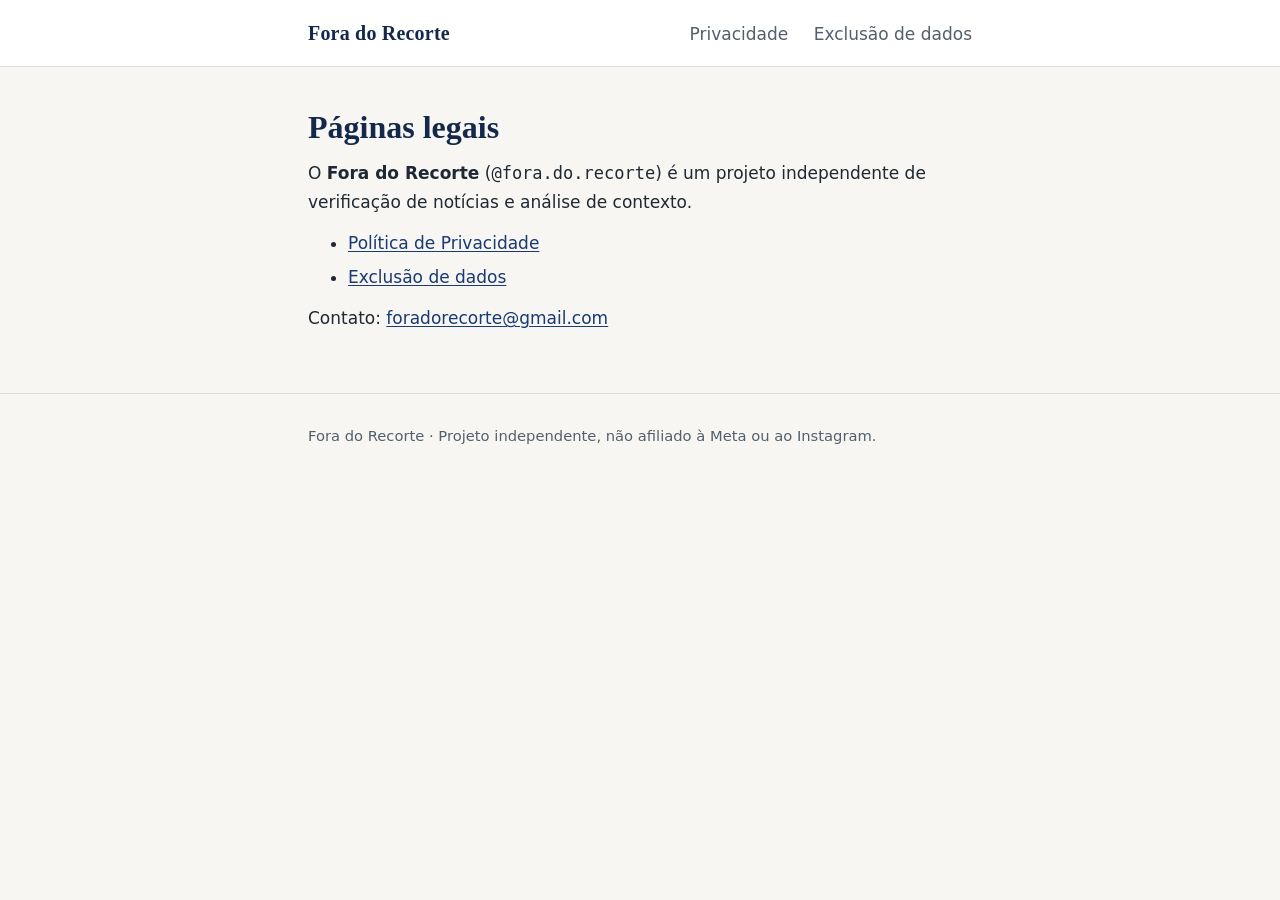
<file: index.html>
<!doctype html>
<html lang="pt-BR">
<head>
  <meta charset="utf-8">
  <meta name="viewport" content="width=device-width, initial-scale=1">
  <title>Fora do Recorte — Páginas legais</title>
  <meta name="description" content="Política de Privacidade e instruções de exclusão de dados do projeto Fora do Recorte.">
  <link rel="stylesheet" href="assets/style.css">
</head>
<body>
  <a class="skip" href="#conteudo">Ir para o conteúdo</a>
  <header class="site">
    <div class="wrap">
      <a class="brand" href="./">Fora do Recorte</a>
      <nav aria-label="Páginas legais">
        <a href="privacidade/">Privacidade</a>
        <a href="exclusao-de-dados/">Exclusão de dados</a>
      </nav>
    </div>
  </header>

  <main id="conteudo">
    <div class="wrap">
      <h1>Páginas legais</h1>
      <p>O <strong>Fora do Recorte</strong> (<code>@fora.do.recorte</code>) é um projeto independente de verificação de notícias e análise de contexto.</p>
      <ul>
        <li><a href="privacidade/">Política de Privacidade</a></li>
        <li><a href="exclusao-de-dados/">Exclusão de dados</a></li>
      </ul>
      <p>Contato: <a href="mailto:foradorecorte@gmail.com">foradorecorte@gmail.com</a></p>
    </div>
  </main>

  <footer class="site">
    <div class="wrap">
      <p>Fora do Recorte · Projeto independente, não afiliado à Meta ou ao Instagram.</p>
    </div>
  </footer>
</body>
</html>
</file>
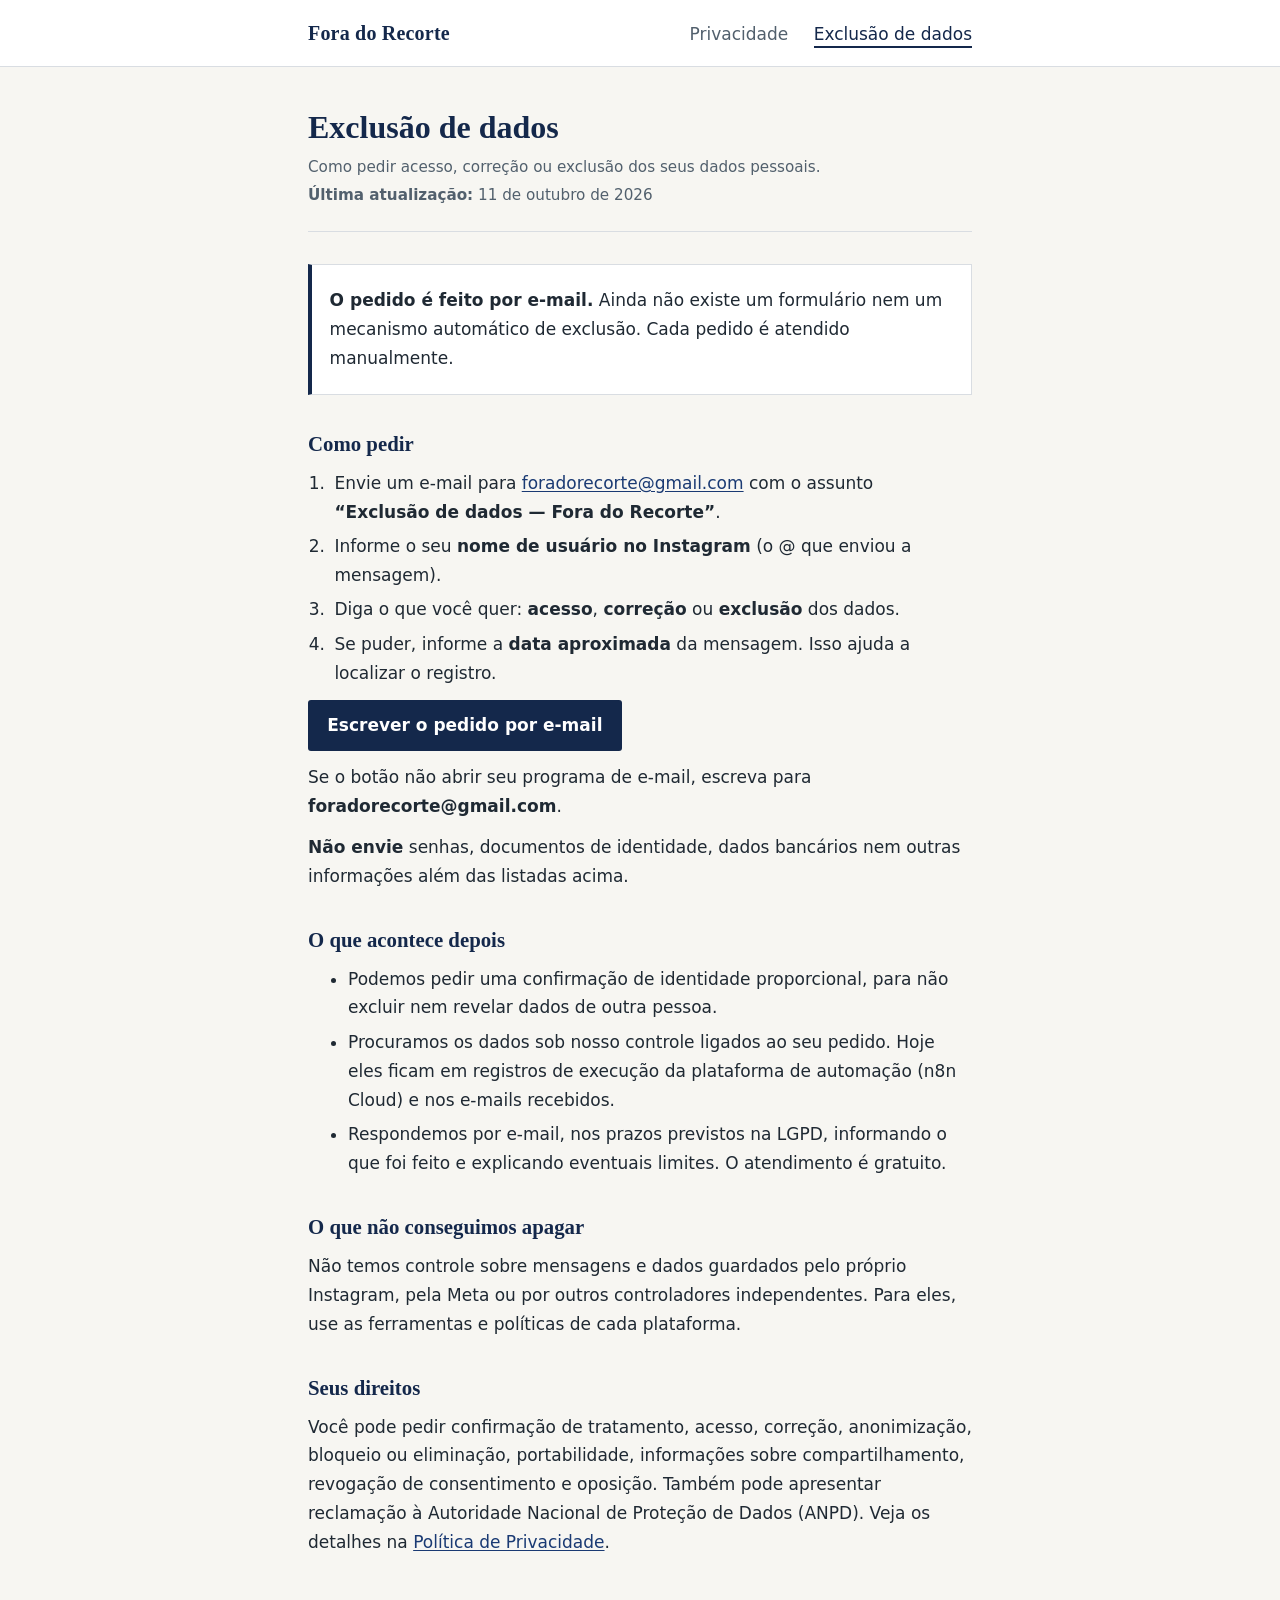
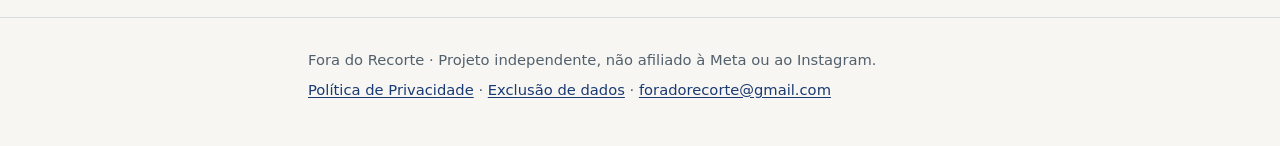
<file: exclusao-de-dados/index.html>
<!doctype html>
<html lang="pt-BR">
<head>
  <meta charset="utf-8">
  <meta name="viewport" content="width=device-width, initial-scale=1">
  <title>Exclusão de dados — Fora do Recorte</title>
  <meta name="description" content="Como solicitar acesso, correção ou exclusão dos seus dados pessoais tratados pelo projeto Fora do Recorte.">
  <link rel="stylesheet" href="../assets/style.css">
</head>
<body>
  <a class="skip" href="#conteudo">Ir para o conteúdo</a>
  <header class="site">
    <div class="wrap">
      <a class="brand" href="../">Fora do Recorte</a>
      <nav aria-label="Páginas legais">
        <a href="../privacidade/">Privacidade</a>
        <a href="./" aria-current="page">Exclusão de dados</a>
      </nav>
    </div>
  </header>

  <main id="conteudo">
    <div class="wrap">
      <article>
        <h1>Exclusão de dados</h1>
        <div class="meta">
          <p>Como pedir acesso, correção ou exclusão dos seus dados pessoais.</p>
          <p><strong>Última atualização:</strong> 11 de outubro de 2026</p>
        </div>

        <div class="notice">
          <p><strong>O pedido é feito por e-mail.</strong> Ainda não existe um formulário nem um mecanismo automático de exclusão. Cada pedido é atendido manualmente.</p>
        </div>

        <h2>Como pedir</h2>
        <ol class="steps">
          <li>Envie um e-mail para <a href="mailto:foradorecorte@gmail.com?subject=Exclus%C3%A3o%20de%20dados%20%E2%80%94%20Fora%20do%20Recorte&amp;body=Nome%20de%20usu%C3%A1rio%20no%20Instagram%3A%20%40%0A%0APedido%20(acesso%2C%20corre%C3%A7%C3%A3o%20ou%20exclus%C3%A3o)%3A%0A%0AData%20aproximada%20da%20mensagem%3A%0A">foradorecorte@gmail.com</a> com o assunto <strong>“Exclusão de dados — Fora do Recorte”</strong>.</li>
          <li>Informe o seu <strong>nome de usuário no Instagram</strong> (o @ que enviou a mensagem).</li>
          <li>Diga o que você quer: <strong>acesso</strong>, <strong>correção</strong> ou <strong>exclusão</strong> dos dados.</li>
          <li>Se puder, informe a <strong>data aproximada</strong> da mensagem. Isso ajuda a localizar o registro.</li>
        </ol>
        <p><a class="button" href="mailto:foradorecorte@gmail.com?subject=Exclus%C3%A3o%20de%20dados%20%E2%80%94%20Fora%20do%20Recorte&amp;body=Nome%20de%20usu%C3%A1rio%20no%20Instagram%3A%20%40%0A%0APedido%20(acesso%2C%20corre%C3%A7%C3%A3o%20ou%20exclus%C3%A3o)%3A%0A%0AData%20aproximada%20da%20mensagem%3A%0A">Escrever o pedido por e-mail</a></p>
        <p>Se o botão não abrir seu programa de e-mail, escreva para <strong>foradorecorte@gmail.com</strong>.</p>
        <p><strong>Não envie</strong> senhas, documentos de identidade, dados bancários nem outras informações além das listadas acima.</p>

        <h2>O que acontece depois</h2>
        <ul>
          <li>Podemos pedir uma confirmação de identidade proporcional, para não excluir nem revelar dados de outra pessoa.</li>
          <li>Procuramos os dados sob nosso controle ligados ao seu pedido. Hoje eles ficam em registros de execução da plataforma de automação (n8n Cloud) e nos e-mails recebidos.</li>
          <li>Respondemos por e-mail, nos prazos previstos na LGPD, informando o que foi feito e explicando eventuais limites. O atendimento é gratuito.</li>
        </ul>

        <h2>O que não conseguimos apagar</h2>
        <p>Não temos controle sobre mensagens e dados guardados pelo próprio Instagram, pela Meta ou por outros controladores independentes. Para eles, use as ferramentas e políticas de cada plataforma.</p>

        <h2>Seus direitos</h2>
        <p>Você pode pedir confirmação de tratamento, acesso, correção, anonimização, bloqueio ou eliminação, portabilidade, informações sobre compartilhamento, revogação de consentimento e oposição. Também pode apresentar reclamação à Autoridade Nacional de Proteção de Dados (ANPD). Veja os detalhes na <a href="../privacidade/#direitos">Política de Privacidade</a>.</p>
      </article>
    </div>
  </main>

  <footer class="site">
    <div class="wrap">
      <p>Fora do Recorte · Projeto independente, não afiliado à Meta ou ao Instagram.</p>
      <p><a href="../privacidade/">Política de Privacidade</a> · <a href="./">Exclusão de dados</a> · <a href="mailto:foradorecorte@gmail.com">foradorecorte@gmail.com</a></p>
    </div>
  </footer>
</body>
</html>
</file>
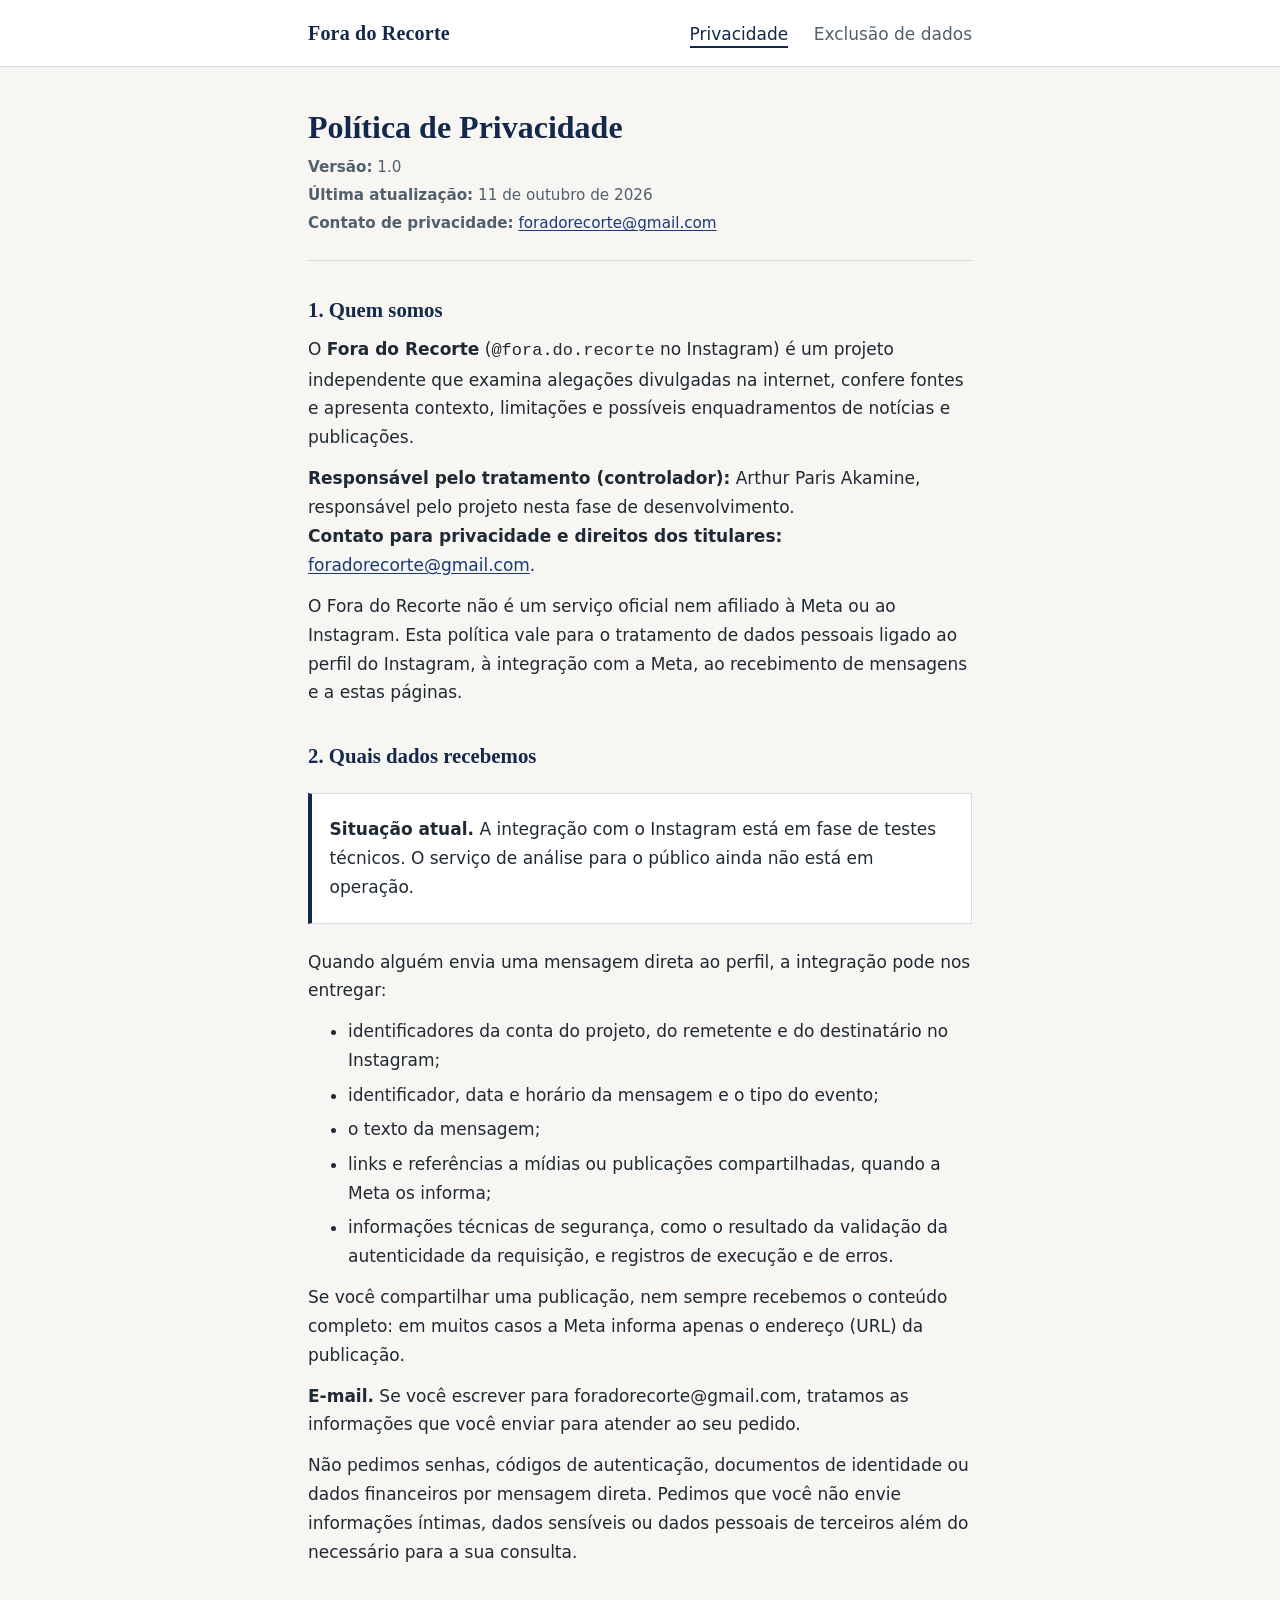
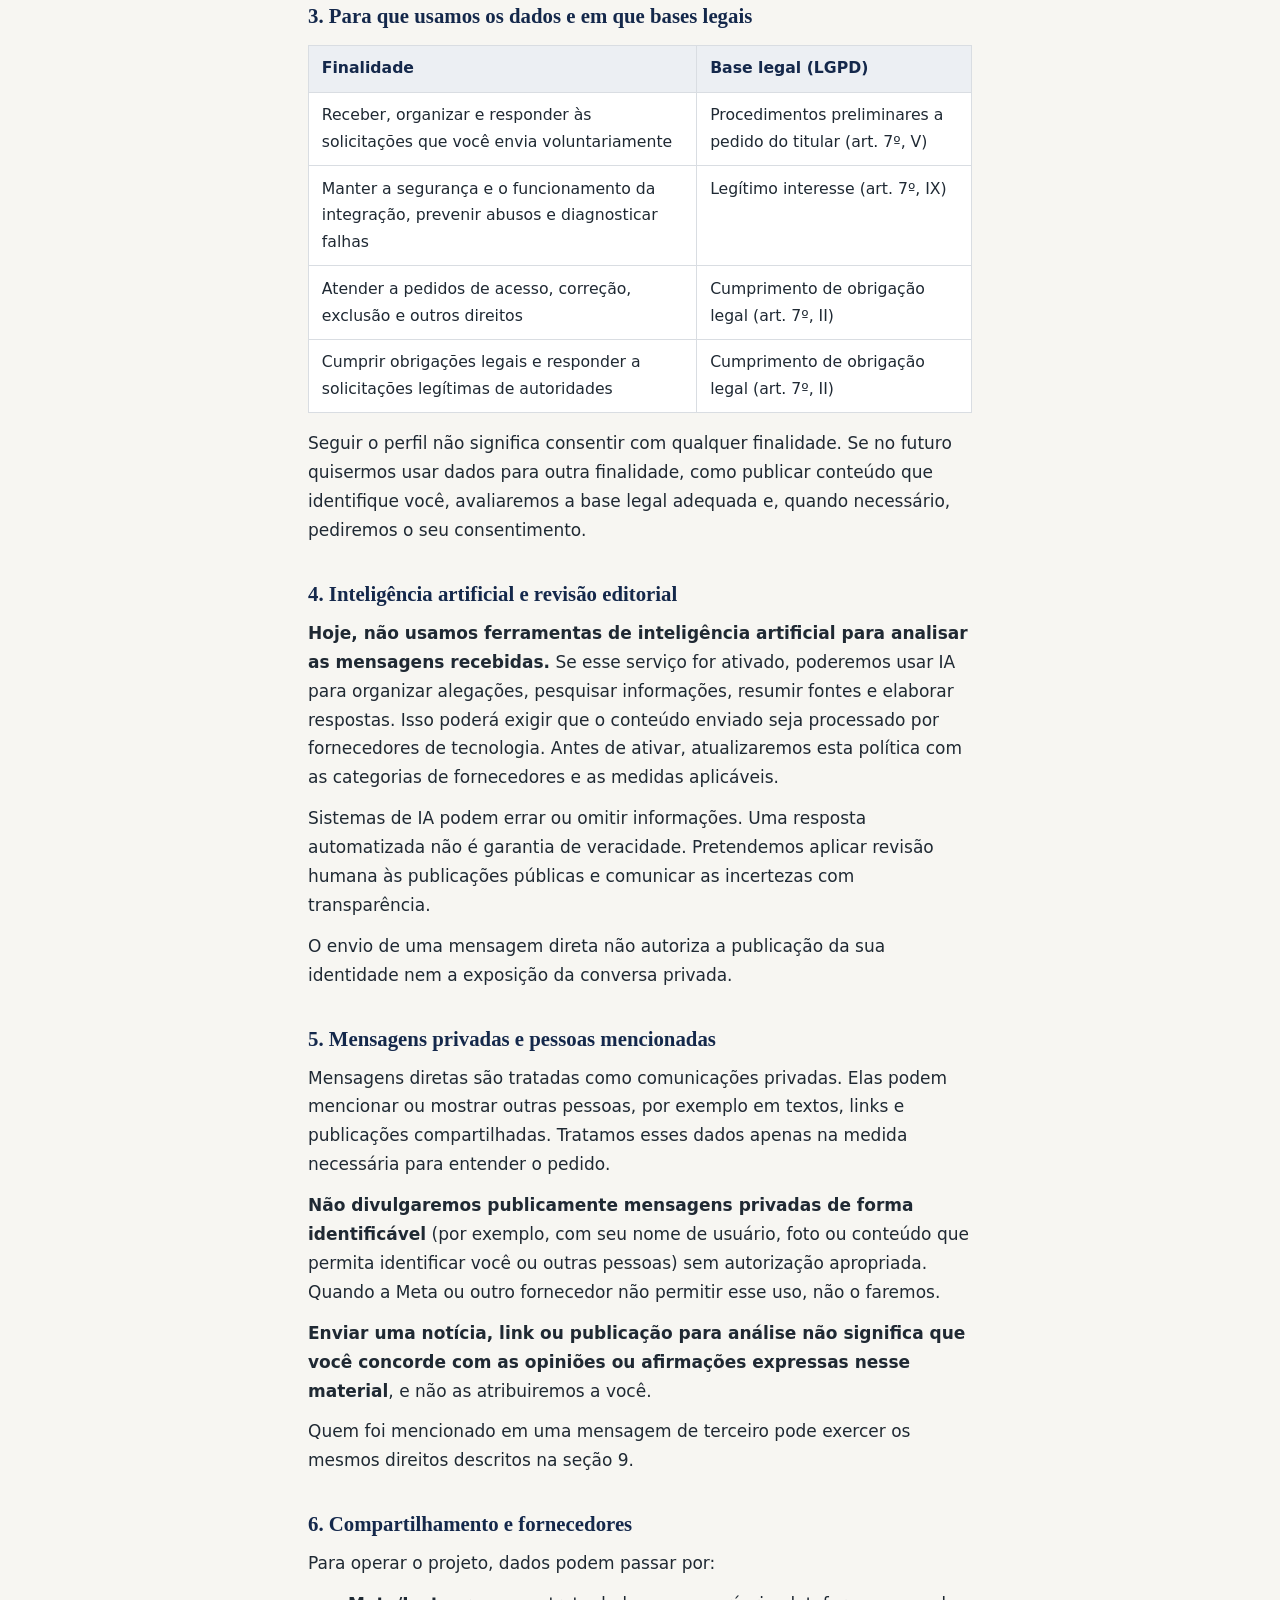
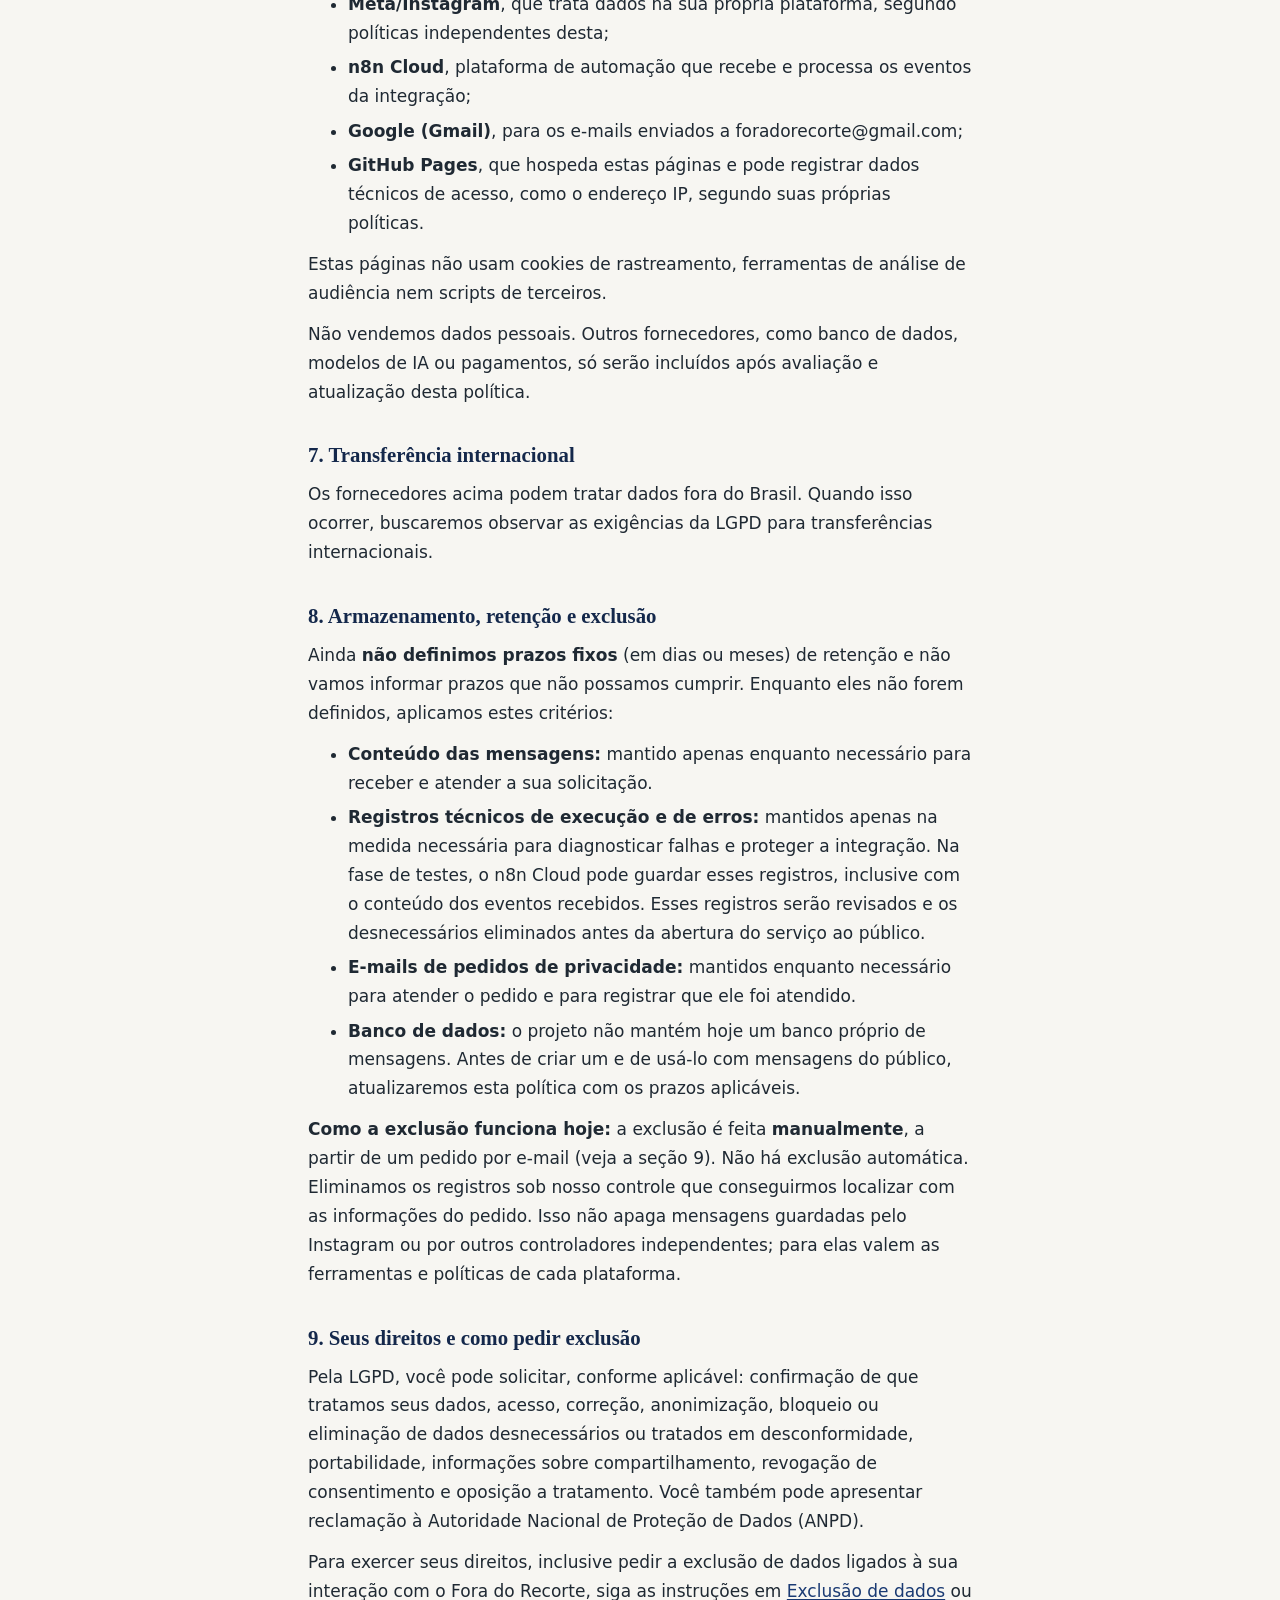
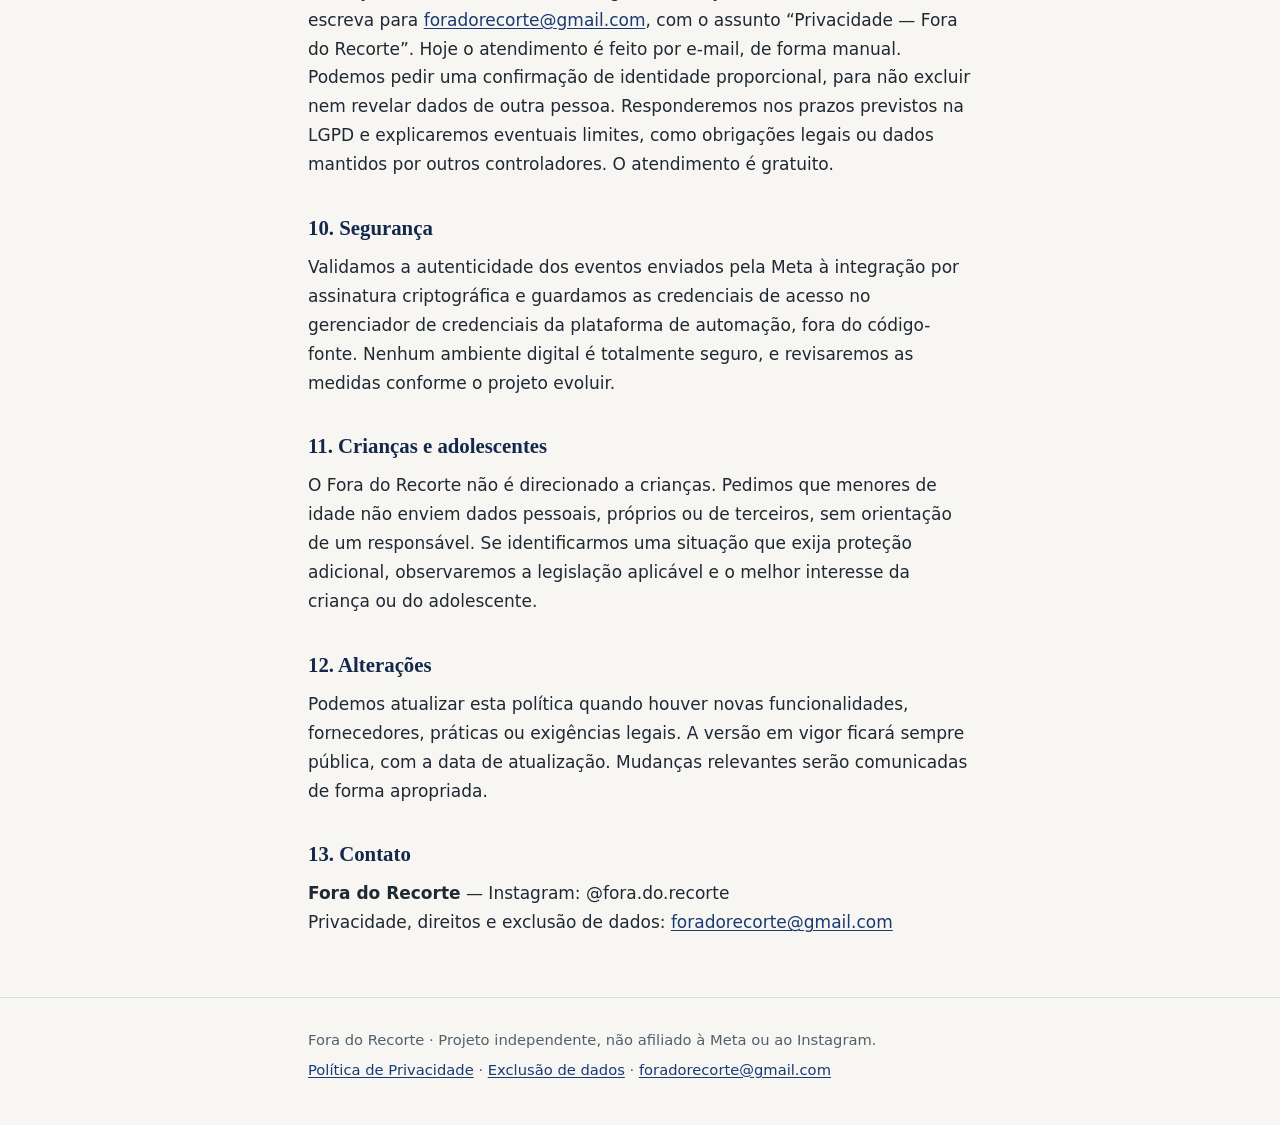
<file: privacidade/index.html>
<!doctype html>
<html lang="pt-BR">
<head>
  <meta charset="utf-8">
  <meta name="viewport" content="width=device-width, initial-scale=1">
  <title>Política de Privacidade — Fora do Recorte</title>
  <meta name="description" content="Política de Privacidade do projeto Fora do Recorte: dados tratados, finalidades, fornecedores, retenção e direitos dos titulares.">
  <link rel="stylesheet" href="../assets/style.css">
</head>
<body>
  <a class="skip" href="#conteudo">Ir para o conteúdo</a>
  <header class="site">
    <div class="wrap">
      <a class="brand" href="../">Fora do Recorte</a>
      <nav aria-label="Páginas legais">
        <a href="./" aria-current="page">Privacidade</a>
        <a href="../exclusao-de-dados/">Exclusão de dados</a>
      </nav>
    </div>
  </header>

  <main id="conteudo">
    <div class="wrap">
      <article>
        <h1>Política de Privacidade</h1>
        <div class="meta">
          <p><strong>Versão:</strong> 1.0</p>
          <p><strong>Última atualização:</strong> 11 de outubro de 2026</p>
          <p><strong>Contato de privacidade:</strong> <a href="mailto:foradorecorte@gmail.com">foradorecorte@gmail.com</a></p>
        </div>

        <h2 id="quem-somos">1. Quem somos</h2>
        <p>O <strong>Fora do Recorte</strong> (<code>@fora.do.recorte</code> no Instagram) é um projeto independente que examina alegações divulgadas na internet, confere fontes e apresenta contexto, limitações e possíveis enquadramentos de notícias e publicações.</p>
        <p><strong>Responsável pelo tratamento (controlador):</strong> Arthur Paris Akamine, responsável pelo projeto nesta fase de desenvolvimento.<br>
        <strong>Contato para privacidade e direitos dos titulares:</strong> <a href="mailto:foradorecorte@gmail.com">foradorecorte@gmail.com</a>.</p>
        <p>O Fora do Recorte não é um serviço oficial nem afiliado à Meta ou ao Instagram. Esta política vale para o tratamento de dados pessoais ligado ao perfil do Instagram, à integração com a Meta, ao recebimento de mensagens e a estas páginas.</p>

        <h2 id="dados">2. Quais dados recebemos</h2>
        <div class="notice">
          <p><strong>Situação atual.</strong> A integração com o Instagram está em fase de testes técnicos. O serviço de análise para o público ainda não está em operação.</p>
        </div>
        <p>Quando alguém envia uma mensagem direta ao perfil, a integração pode nos entregar:</p>
        <ul>
          <li>identificadores da conta do projeto, do remetente e do destinatário no Instagram;</li>
          <li>identificador, data e horário da mensagem e o tipo do evento;</li>
          <li>o texto da mensagem;</li>
          <li>links e referências a mídias ou publicações compartilhadas, quando a Meta os informa;</li>
          <li>informações técnicas de segurança, como o resultado da validação da autenticidade da requisição, e registros de execução e de erros.</li>
        </ul>
        <p>Se você compartilhar uma publicação, nem sempre recebemos o conteúdo completo: em muitos casos a Meta informa apenas o endereço (URL) da publicação.</p>
        <p><strong>E-mail.</strong> Se você escrever para foradorecorte@gmail.com, tratamos as informações que você enviar para atender ao seu pedido.</p>
        <p>Não pedimos senhas, códigos de autenticação, documentos de identidade ou dados financeiros por mensagem direta. Pedimos que você não envie informações íntimas, dados sensíveis ou dados pessoais de terceiros além do necessário para a sua consulta.</p>

        <h2 id="finalidades">3. Para que usamos os dados e em que bases legais</h2>
        <div class="table-scroll">
          <table>
            <thead>
              <tr><th scope="col">Finalidade</th><th scope="col">Base legal (LGPD)</th></tr>
            </thead>
            <tbody>
              <tr><td>Receber, organizar e responder às solicitações que você envia voluntariamente</td><td>Procedimentos preliminares a pedido do titular (art. 7º, V)</td></tr>
              <tr><td>Manter a segurança e o funcionamento da integração, prevenir abusos e diagnosticar falhas</td><td>Legítimo interesse (art. 7º, IX)</td></tr>
              <tr><td>Atender a pedidos de acesso, correção, exclusão e outros direitos</td><td>Cumprimento de obrigação legal (art. 7º, II)</td></tr>
              <tr><td>Cumprir obrigações legais e responder a solicitações legítimas de autoridades</td><td>Cumprimento de obrigação legal (art. 7º, II)</td></tr>
            </tbody>
          </table>
        </div>
        <p>Seguir o perfil não significa consentir com qualquer finalidade. Se no futuro quisermos usar dados para outra finalidade, como publicar conteúdo que identifique você, avaliaremos a base legal adequada e, quando necessário, pediremos o seu consentimento.</p>

        <h2 id="ia">4. Inteligência artificial e revisão editorial</h2>
        <p><strong>Hoje, não usamos ferramentas de inteligência artificial para analisar as mensagens recebidas.</strong> Se esse serviço for ativado, poderemos usar IA para organizar alegações, pesquisar informações, resumir fontes e elaborar respostas. Isso poderá exigir que o conteúdo enviado seja processado por fornecedores de tecnologia. Antes de ativar, atualizaremos esta política com as categorias de fornecedores e as medidas aplicáveis.</p>
        <p>Sistemas de IA podem errar ou omitir informações. Uma resposta automatizada não é garantia de veracidade. Pretendemos aplicar revisão humana às publicações públicas e comunicar as incertezas com transparência.</p>
        <p>O envio de uma mensagem direta não autoriza a publicação da sua identidade nem a exposição da conversa privada.</p>

        <h2 id="terceiros">5. Mensagens privadas e pessoas mencionadas</h2>
        <p>Mensagens diretas são tratadas como comunicações privadas. Elas podem mencionar ou mostrar outras pessoas, por exemplo em textos, links e publicações compartilhadas. Tratamos esses dados apenas na medida necessária para entender o pedido.</p>
        <p><strong>Não divulgaremos publicamente mensagens privadas de forma identificável</strong> (por exemplo, com seu nome de usuário, foto ou conteúdo que permita identificar você ou outras pessoas) sem autorização apropriada. Quando a Meta ou outro fornecedor não permitir esse uso, não o faremos.</p>
        <p><strong>Enviar uma notícia, link ou publicação para análise não significa que você concorde com as opiniões ou afirmações expressas nesse material</strong>, e não as atribuiremos a você.</p>
        <p>Quem foi mencionado em uma mensagem de terceiro pode exercer os mesmos direitos descritos na seção 9.</p>

        <h2 id="fornecedores">6. Compartilhamento e fornecedores</h2>
        <p>Para operar o projeto, dados podem passar por:</p>
        <ul>
          <li><strong>Meta/Instagram</strong>, que trata dados na sua própria plataforma, segundo políticas independentes desta;</li>
          <li><strong>n8n Cloud</strong>, plataforma de automação que recebe e processa os eventos da integração;</li>
          <li><strong>Google (Gmail)</strong>, para os e-mails enviados a foradorecorte@gmail.com;</li>
          <li><strong>GitHub Pages</strong>, que hospeda estas páginas e pode registrar dados técnicos de acesso, como o endereço IP, segundo suas próprias políticas.</li>
        </ul>
        <p>Estas páginas não usam cookies de rastreamento, ferramentas de análise de audiência nem scripts de terceiros.</p>
        <p>Não vendemos dados pessoais. Outros fornecedores, como banco de dados, modelos de IA ou pagamentos, só serão incluídos após avaliação e atualização desta política.</p>

        <h2 id="internacional">7. Transferência internacional</h2>
        <p>Os fornecedores acima podem tratar dados fora do Brasil. Quando isso ocorrer, buscaremos observar as exigências da LGPD para transferências internacionais.</p>

        <h2 id="retencao">8. Armazenamento, retenção e exclusão</h2>
        <p>Ainda <strong>não definimos prazos fixos</strong> (em dias ou meses) de retenção e não vamos informar prazos que não possamos cumprir. Enquanto eles não forem definidos, aplicamos estes critérios:</p>
        <ul>
          <li><strong>Conteúdo das mensagens:</strong> mantido apenas enquanto necessário para receber e atender a sua solicitação.</li>
          <li><strong>Registros técnicos de execução e de erros:</strong> mantidos apenas na medida necessária para diagnosticar falhas e proteger a integração. Na fase de testes, o n8n Cloud pode guardar esses registros, inclusive com o conteúdo dos eventos recebidos. Esses registros serão revisados e os desnecessários eliminados antes da abertura do serviço ao público.</li>
          <li><strong>E-mails de pedidos de privacidade:</strong> mantidos enquanto necessário para atender o pedido e para registrar que ele foi atendido.</li>
          <li><strong>Banco de dados:</strong> o projeto não mantém hoje um banco próprio de mensagens. Antes de criar um e de usá-lo com mensagens do público, atualizaremos esta política com os prazos aplicáveis.</li>
        </ul>
        <p><strong>Como a exclusão funciona hoje:</strong> a exclusão é feita <strong>manualmente</strong>, a partir de um pedido por e-mail (veja a seção 9). Não há exclusão automática. Eliminamos os registros sob nosso controle que conseguirmos localizar com as informações do pedido. Isso não apaga mensagens guardadas pelo Instagram ou por outros controladores independentes; para elas valem as ferramentas e políticas de cada plataforma.</p>

        <h2 id="direitos">9. Seus direitos e como pedir exclusão</h2>
        <p>Pela LGPD, você pode solicitar, conforme aplicável: confirmação de que tratamos seus dados, acesso, correção, anonimização, bloqueio ou eliminação de dados desnecessários ou tratados em desconformidade, portabilidade, informações sobre compartilhamento, revogação de consentimento e oposição a tratamento. Você também pode apresentar reclamação à Autoridade Nacional de Proteção de Dados (ANPD).</p>
        <p>Para exercer seus direitos, inclusive pedir a exclusão de dados ligados à sua interação com o Fora do Recorte, siga as instruções em <a href="../exclusao-de-dados/">Exclusão de dados</a> ou escreva para <a href="mailto:foradorecorte@gmail.com?subject=Privacidade%20%E2%80%94%20Fora%20do%20Recorte">foradorecorte@gmail.com</a>, com o assunto “Privacidade — Fora do Recorte”. Hoje o atendimento é feito por e-mail, de forma manual. Podemos pedir uma confirmação de identidade proporcional, para não excluir nem revelar dados de outra pessoa. Responderemos nos prazos previstos na LGPD e explicaremos eventuais limites, como obrigações legais ou dados mantidos por outros controladores. O atendimento é gratuito.</p>

        <h2 id="seguranca">10. Segurança</h2>
        <p>Validamos a autenticidade dos eventos enviados pela Meta à integração por assinatura criptográfica e guardamos as credenciais de acesso no gerenciador de credenciais da plataforma de automação, fora do código-fonte. Nenhum ambiente digital é totalmente seguro, e revisaremos as medidas conforme o projeto evoluir.</p>

        <h2 id="criancas">11. Crianças e adolescentes</h2>
        <p>O Fora do Recorte não é direcionado a crianças. Pedimos que menores de idade não enviem dados pessoais, próprios ou de terceiros, sem orientação de um responsável. Se identificarmos uma situação que exija proteção adicional, observaremos a legislação aplicável e o melhor interesse da criança ou do adolescente.</p>

        <h2 id="alteracoes">12. Alterações</h2>
        <p>Podemos atualizar esta política quando houver novas funcionalidades, fornecedores, práticas ou exigências legais. A versão em vigor ficará sempre pública, com a data de atualização. Mudanças relevantes serão comunicadas de forma apropriada.</p>

        <h2 id="contato">13. Contato</h2>
        <p><strong>Fora do Recorte</strong> — Instagram: @fora.do.recorte<br>
        Privacidade, direitos e exclusão de dados: <a href="mailto:foradorecorte@gmail.com">foradorecorte@gmail.com</a></p>
      </article>
    </div>
  </main>

  <footer class="site">
    <div class="wrap">
      <p>Fora do Recorte · Projeto independente, não afiliado à Meta ou ao Instagram.</p>
      <p><a href="./">Política de Privacidade</a> · <a href="../exclusao-de-dados/">Exclusão de dados</a> · <a href="mailto:foradorecorte@gmail.com">foradorecorte@gmail.com</a></p>
    </div>
  </footer>
</body>
</html>
</file>
<file: assets/style.css>
:root {
  --bg: #f7f6f2;
  --surface: #ffffff;
  --text: #1f2933;
  --muted: #52606d;
  --line: #d9dde2;
  --blue: #14284b;
  --blue-link: #1a3a73;
}

* { box-sizing: border-box; }

html { -webkit-text-size-adjust: 100%; }

body {
  margin: 0;
  background: var(--bg);
  color: var(--text);
  font-family: system-ui, -apple-system, "Segoe UI", Roboto, "Helvetica Neue", Arial, sans-serif;
  font-size: 1.0625rem;
  line-height: 1.7;
}

.skip {
  position: absolute;
  left: -999px;
  top: 0;
  background: var(--blue);
  color: #fff;
  padding: .5rem 1rem;
}
.skip:focus { left: 0; z-index: 10; }

.wrap {
  max-width: 44rem;
  margin: 0 auto;
  padding: 0 1.25rem;
}

header.site {
  background: var(--surface);
  border-bottom: 1px solid var(--line);
}
header.site .wrap {
  display: flex;
  flex-wrap: wrap;
  align-items: baseline;
  justify-content: space-between;
  gap: .5rem 1.5rem;
  padding-top: 1rem;
  padding-bottom: 1rem;
}
.brand {
  font-family: Georgia, "Times New Roman", serif;
  font-size: 1.25rem;
  font-weight: 700;
  letter-spacing: .01em;
  color: var(--blue);
  text-decoration: none;
}
nav a {
  margin-right: 1.25rem;
  color: var(--muted);
  text-decoration: none;
  border-bottom: 2px solid transparent;
  padding-bottom: 2px;
}
nav a:last-child { margin-right: 0; }
nav a:hover, nav a[aria-current="page"] {
  color: var(--blue);
  border-bottom-color: var(--blue);
}

main { padding: 2.5rem 0 3rem; }

h1, h2 {
  font-family: Georgia, "Times New Roman", serif;
  color: var(--blue);
  line-height: 1.25;
}
h1 { font-size: 2rem; margin: 0 0 .5rem; }
h2 { font-size: 1.3rem; margin: 2.25rem 0 .5rem; }

.meta {
  color: var(--muted);
  font-size: .95rem;
  margin: 0 0 2rem;
  padding-bottom: 1.25rem;
  border-bottom: 1px solid var(--line);
}
.meta p { margin: .15rem 0; }

p, ul, ol { margin: .75rem 0; }
li { margin: .35rem 0; }

a { color: var(--blue-link); text-underline-offset: 2px; }
a:hover { color: var(--blue); }
a:focus-visible, .button:focus-visible {
  outline: 3px solid #7aa2e3;
  outline-offset: 2px;
}

.notice {
  background: var(--surface);
  border: 1px solid var(--line);
  border-left: 4px solid var(--blue);
  padding: .9rem 1.1rem;
  margin: 1.5rem 0;
}
.notice p { margin: .4rem 0; }

.table-scroll { overflow-x: auto; margin: 1rem 0; }
table {
  width: 100%;
  border-collapse: collapse;
  background: var(--surface);
  font-size: .98rem;
}
th, td {
  text-align: left;
  vertical-align: top;
  padding: .6rem .8rem;
  border: 1px solid var(--line);
}
th { background: #eceff3; color: var(--blue); }

.button {
  display: inline-block;
  background: var(--blue);
  color: #fff;
  padding: .7rem 1.2rem;
  border-radius: 3px;
  text-decoration: none;
  font-weight: 600;
}
.button:hover { background: #0d1c37; color: #fff; }

.steps { padding-left: 1.4rem; }
.steps li { padding-left: .25rem; }

footer.site {
  border-top: 1px solid var(--line);
  color: var(--muted);
  font-size: .92rem;
  padding: 1.5rem 0 2.5rem;
}
footer.site p { margin: .3rem 0; }

@media (max-width: 30rem) {
  body { font-size: 1rem; }
  h1 { font-size: 1.6rem; }
  main { padding-top: 1.75rem; }
}

@media print {
  header.site nav, .skip, .button { display: none; }
  body { background: #fff; }
}
</file>
